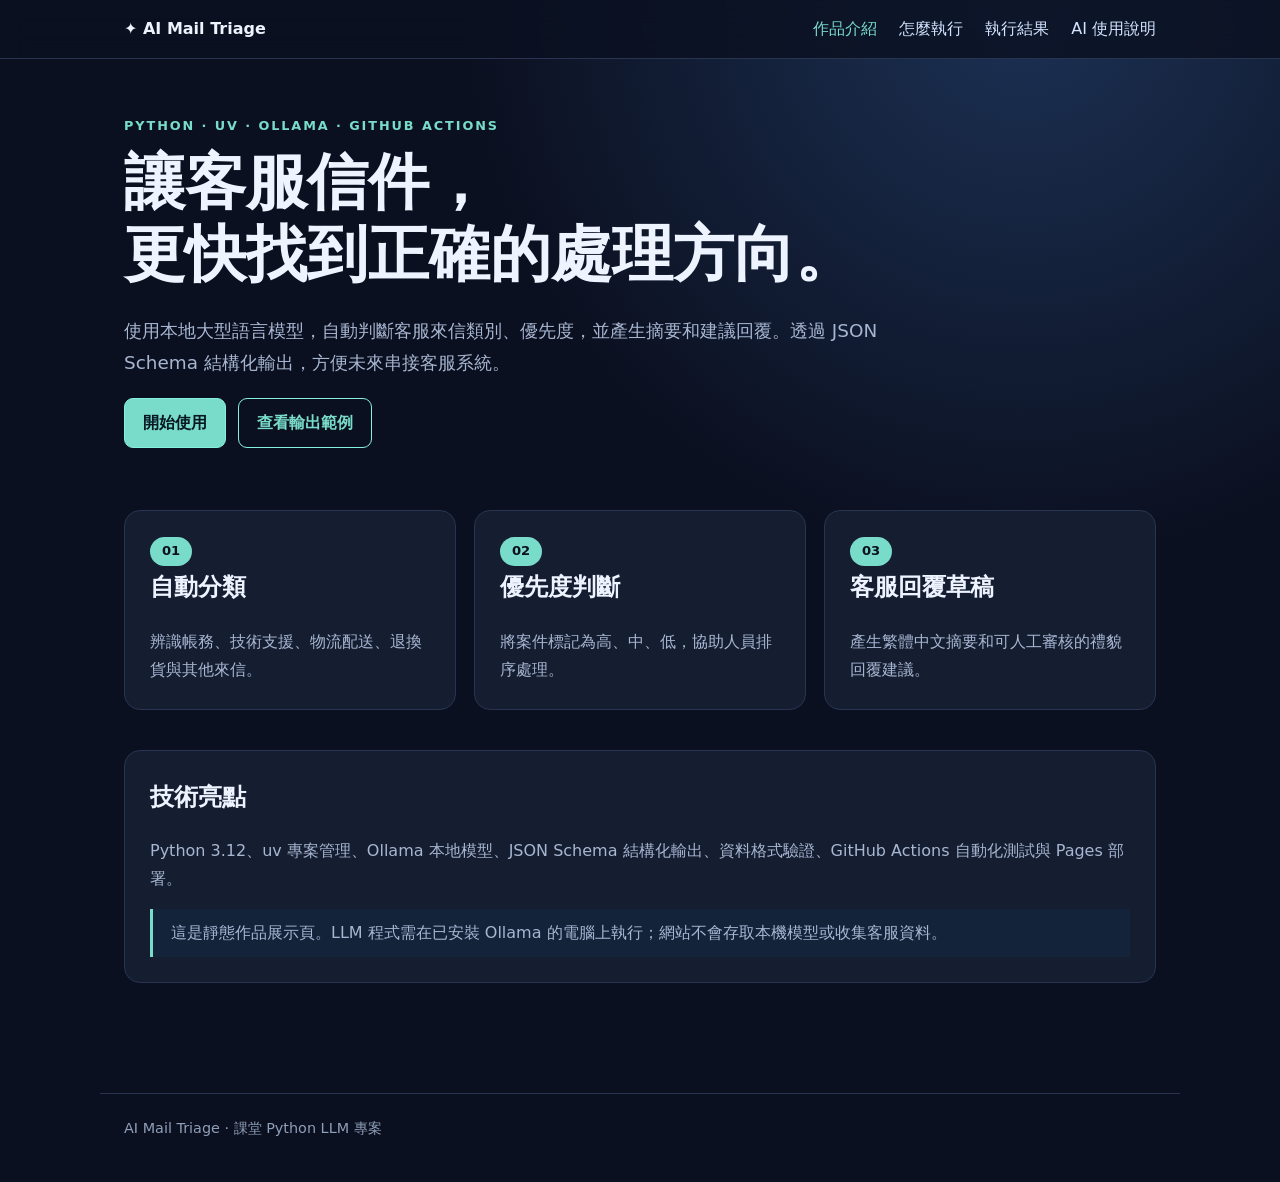
<file: docs/index.html>
<!doctype html><html lang="zh-Hant"><head><meta charset="utf-8"><meta name="viewport" content="width=device-width, initial-scale=1"><title>AI 客服信件分類器｜作品介紹</title><link rel="stylesheet" href="assets/style.css"></head><body><header><nav><strong>✦ AI Mail Triage</strong><a href="index.html" aria-current="page">作品介紹</a><a href="run.html">怎麼執行</a><a href="results.html">執行結果</a><a href="ai.html">AI 使用說明</a></nav></header><main><section class="hero"><div class="eyebrow">PYTHON · UV · OLLAMA · GITHUB ACTIONS</div><h1>讓客服信件，<br>更快找到正確的處理方向。</h1><p class="lead">使用本地大型語言模型，自動判斷客服來信類別、優先度，並產生摘要和建議回覆。透過 JSON Schema 結構化輸出，方便未來串接客服系統。</p><a class="button" href="run.html">開始使用</a><a class="button secondary" href="results.html">查看輸出範例</a></section><div class="grid"><section class="panel"><span class="tag">01</span><h2>自動分類</h2><p>辨識帳務、技術支援、物流配送、退換貨與其他來信。</p></section><section class="panel"><span class="tag">02</span><h2>優先度判斷</h2><p>將案件標記為高、中、低，協助人員排序處理。</p></section><section class="panel"><span class="tag">03</span><h2>客服回覆草稿</h2><p>產生繁體中文摘要和可人工審核的禮貌回覆建議。</p></section></div><section class="panel"><h2>技術亮點</h2><p>Python 3.12、uv 專案管理、Ollama 本地模型、JSON Schema 結構化輸出、資料格式驗證、GitHub Actions 自動化測試與 Pages 部署。</p><p class="note">這是靜態作品展示頁。LLM 程式需在已安裝 Ollama 的電腦上執行；網站不會存取本機模型或收集客服資料。</p></section></main><footer>AI Mail Triage · 課堂 Python LLM 專案</footer></body></html>
</file>
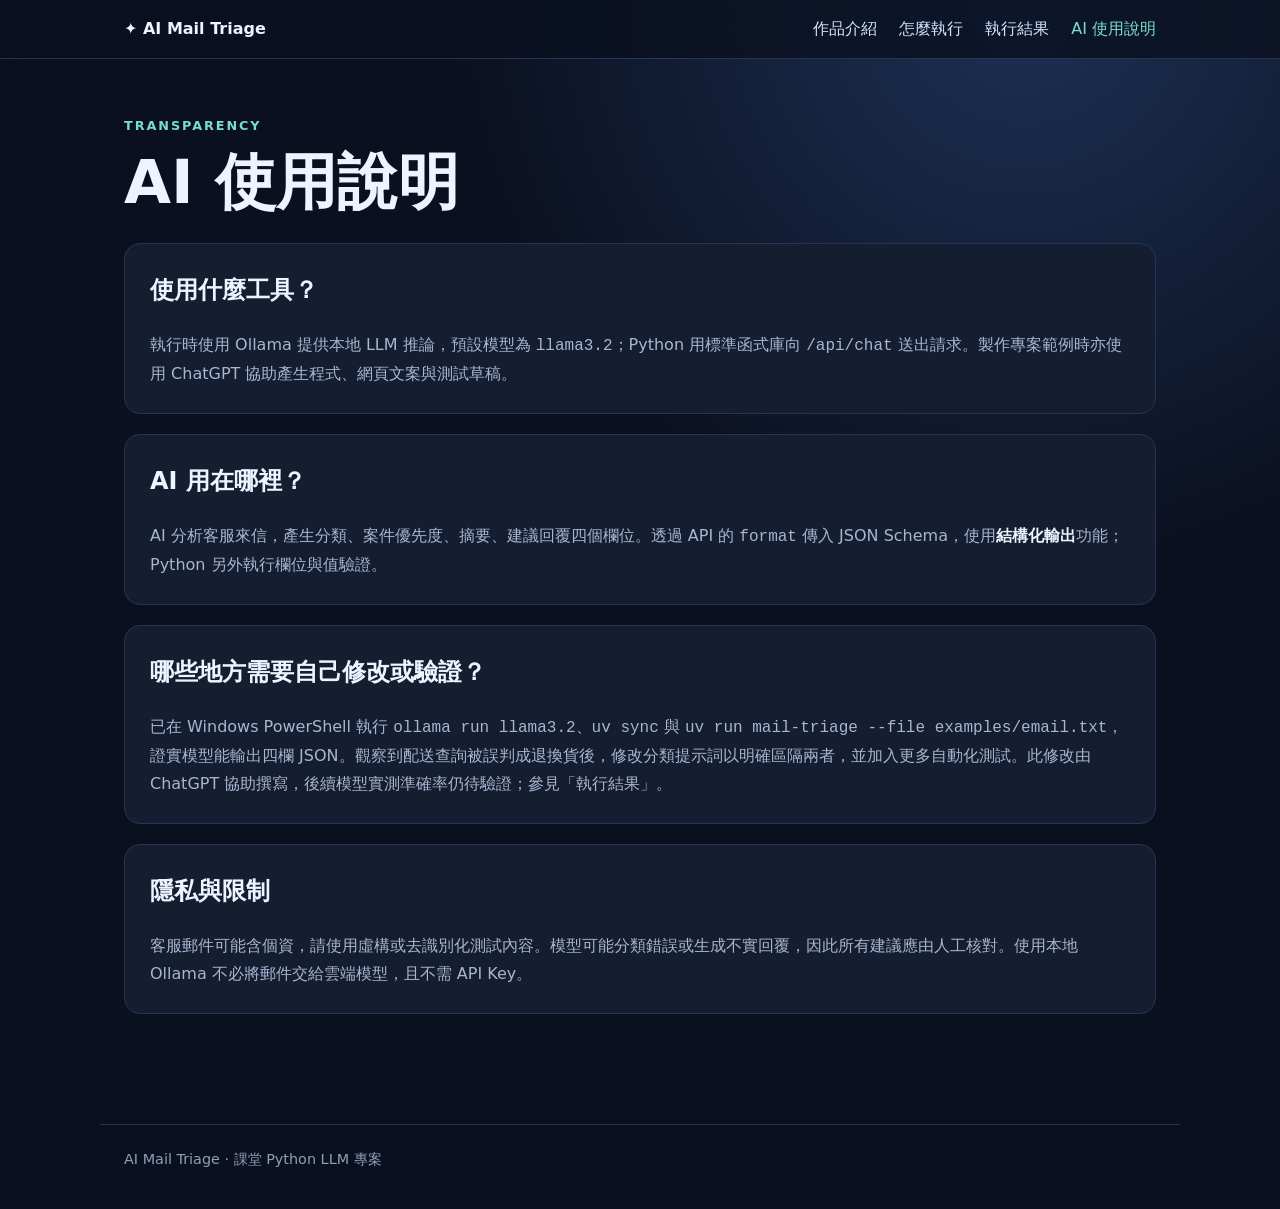
<file: docs/ai.html>
<!doctype html><html lang="zh-Hant"><head><meta charset="utf-8"><meta name="viewport" content="width=device-width, initial-scale=1"><title>AI 使用說明｜AI 客服信件分類器</title><link rel="stylesheet" href="assets/style.css"></head><body><header><nav><strong>✦ AI Mail Triage</strong><a href="index.html">作品介紹</a><a href="run.html">怎麼執行</a><a href="results.html">執行結果</a><a href="ai.html" aria-current="page">AI 使用說明</a></nav></header><main><div class="eyebrow">TRANSPARENCY</div><h1>AI 使用說明</h1><div class="panel"><h2>使用什麼工具？</h2><p>執行時使用 Ollama 提供本地 LLM 推論，預設模型為 <code>llama3.2</code>；Python 用標準函式庫向 <code>/api/chat</code> 送出請求。製作專案範例時亦使用 ChatGPT 協助產生程式、網頁文案與測試草稿。</p></div><div class="panel"><h2>AI 用在哪裡？</h2><p>AI 分析客服來信，產生分類、案件優先度、摘要、建議回覆四個欄位。透過 API 的 <code>format</code> 傳入 JSON Schema，使用<strong>結構化輸出</strong>功能；Python 另外執行欄位與值驗證。</p></div><div class="panel"><h2>哪些地方需要自己修改或驗證？</h2><p>已在 Windows PowerShell 執行 <code>ollama run llama3.2</code>、<code>uv sync</code> 與 <code>uv run mail-triage --file examples/email.txt</code>，證實模型能輸出四欄 JSON。觀察到配送查詢被誤判成退換貨後，修改分類提示詞以明確區隔兩者，並加入更多自動化測試。此修改由 ChatGPT 協助撰寫，後續模型實測準確率仍待驗證；參見「執行結果」。</p></div><div class="panel"><h2>隱私與限制</h2><p>客服郵件可能含個資，請使用虛構或去識別化測試內容。模型可能分類錯誤或生成不實回覆，因此所有建議應由人工核對。使用本地 Ollama 不必將郵件交給雲端模型，且不需 API Key。</p></div></main><footer>AI Mail Triage · 課堂 Python LLM 專案</footer></body></html>
</file>
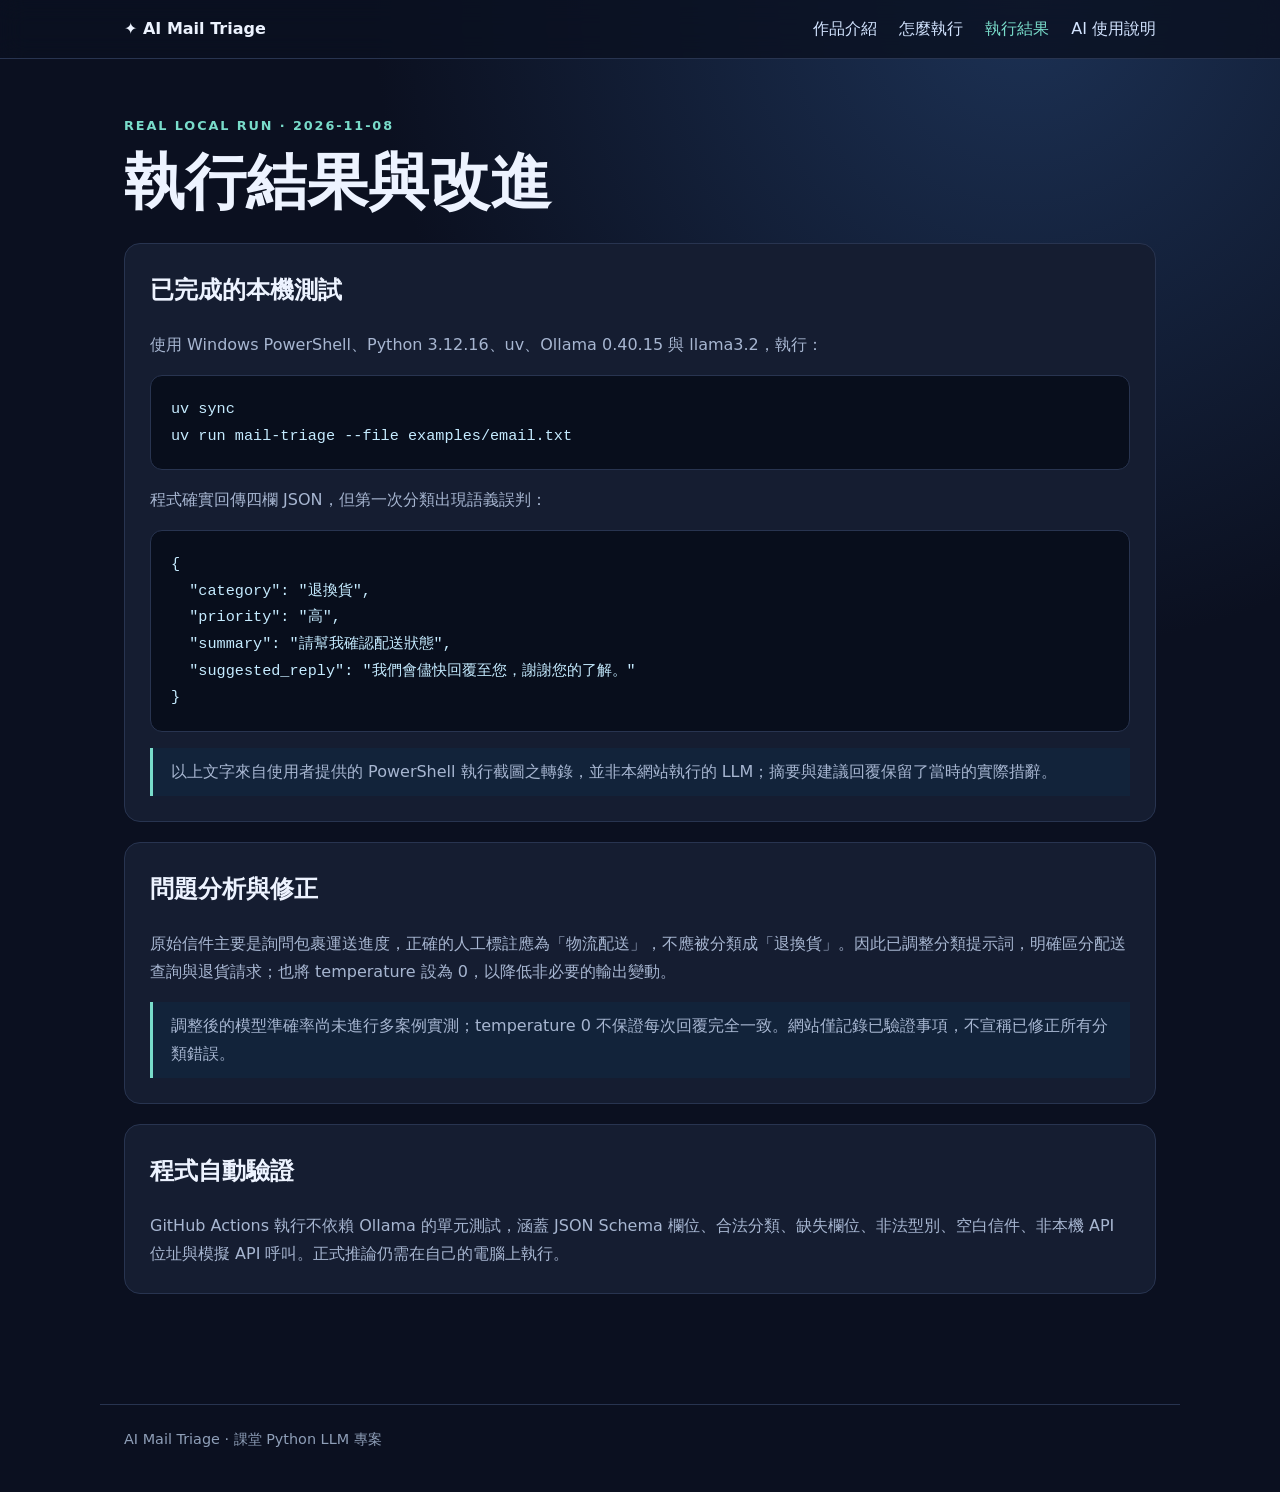
<file: docs/results.html>
<!doctype html><html lang="zh-Hant"><head><meta charset="utf-8"><meta name="viewport" content="width=device-width, initial-scale=1"><title>執行結果｜AI 客服信件分類器</title><link rel="stylesheet" href="assets/style.css"></head><body><header><nav><strong>✦ AI Mail Triage</strong><a href="index.html">作品介紹</a><a href="run.html">怎麼執行</a><a href="results.html" aria-current="page">執行結果</a><a href="ai.html">AI 使用說明</a></nav></header><main><div class="eyebrow">REAL LOCAL RUN · 2026-11-08</div><h1>執行結果與改進</h1><div class="panel"><h2>已完成的本機測試</h2><p>使用 Windows PowerShell、Python 3.12.16、uv、Ollama 0.40.15 與 llama3.2，執行：</p><pre><code>uv sync
uv run mail-triage --file examples/email.txt</code></pre><p>程式確實回傳四欄 JSON，但第一次分類出現語義誤判：</p><pre><code>{
  "category": "退換貨",
  "priority": "高",
  "summary": "請幫我確認配送狀態",
  "suggested_reply": "我們會儘快回覆至您，謝謝您的了解。"
}</code></pre><p class="note">以上文字來自使用者提供的 PowerShell 執行截圖之轉錄，並非本網站執行的 LLM；摘要與建議回覆保留了當時的實際措辭。</p></div><div class="panel"><h2>問題分析與修正</h2><p>原始信件主要是詢問包裹運送進度，正確的人工標註應為「物流配送」，不應被分類成「退換貨」。因此已調整分類提示詞，明確區分配送查詢與退貨請求；也將 temperature 設為 0，以降低非必要的輸出變動。</p><p class="note">調整後的模型準確率尚未進行多案例實測；temperature 0 不保證每次回覆完全一致。網站僅記錄已驗證事項，不宣稱已修正所有分類錯誤。</p></div><div class="panel"><h2>程式自動驗證</h2><p>GitHub Actions 執行不依賴 Ollama 的單元測試，涵蓋 JSON Schema 欄位、合法分類、缺失欄位、非法型別、空白信件、非本機 API 位址與模擬 API 呼叫。正式推論仍需在自己的電腦上執行。</p></div></main><footer>AI Mail Triage · 課堂 Python LLM 專案</footer></body></html>
</file>
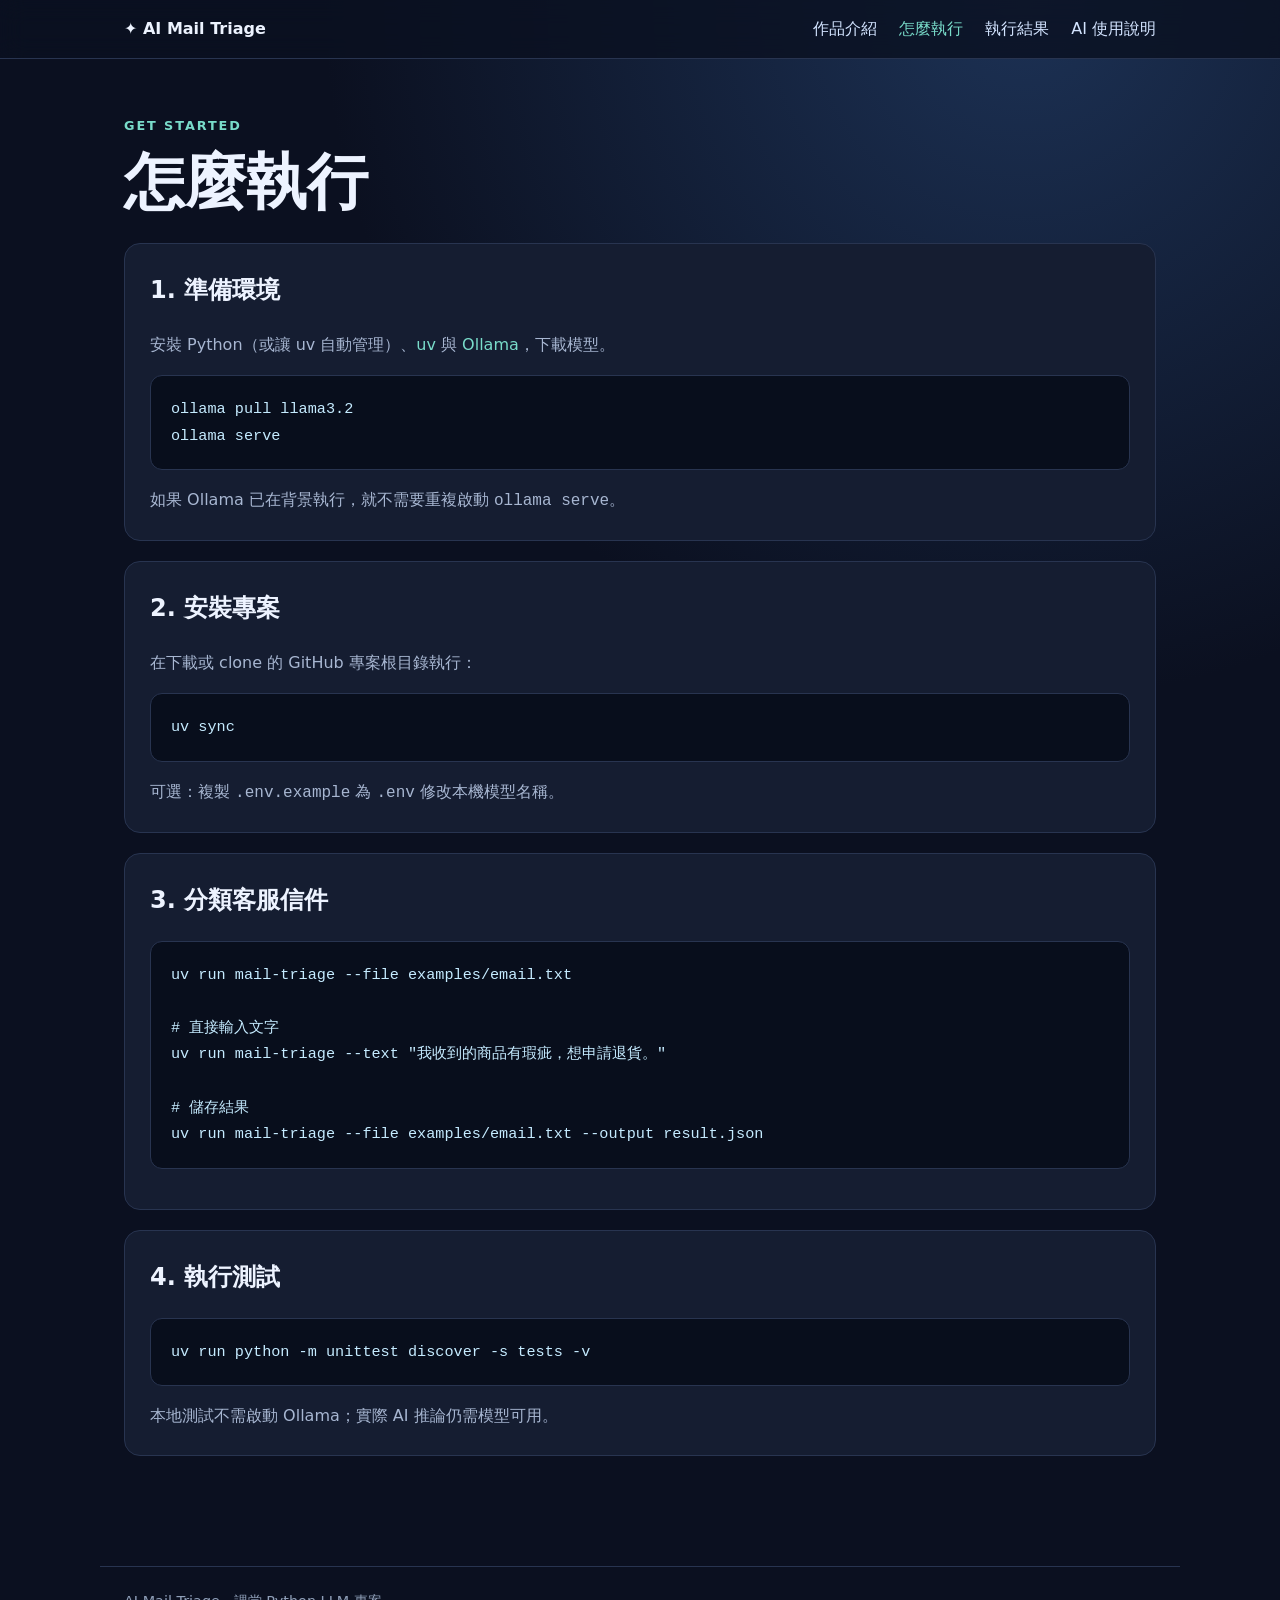
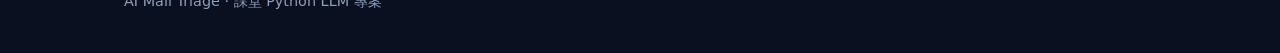
<file: docs/run.html>
<!doctype html><html lang="zh-Hant"><head><meta charset="utf-8"><meta name="viewport" content="width=device-width, initial-scale=1"><title>怎麼執行｜AI 客服信件分類器</title><link rel="stylesheet" href="assets/style.css"></head><body><header><nav><strong>✦ AI Mail Triage</strong><a href="index.html">作品介紹</a><a href="run.html" aria-current="page">怎麼執行</a><a href="results.html">執行結果</a><a href="ai.html">AI 使用說明</a></nav></header><main><div class="eyebrow">GET STARTED</div><h1>怎麼執行</h1><div class="panel"><h2>1. 準備環境</h2><p>安裝 Python（或讓 uv 自動管理）、<a href="https://docs.astral.sh/uv/">uv</a> 與 <a href="https://ollama.com/">Ollama</a>，下載模型。</p><pre><code>ollama pull llama3.2
ollama serve</code></pre><p>如果 Ollama 已在背景執行，就不需要重複啟動 <code>ollama serve</code>。</p></div><div class="panel"><h2>2. 安裝專案</h2><p>在下載或 clone 的 GitHub 專案根目錄執行：</p><pre><code>uv sync</code></pre><p>可選：複製 <code>.env.example</code> 為 <code>.env</code> 修改本機模型名稱。</p></div><div class="panel"><h2>3. 分類客服信件</h2><pre><code>uv run mail-triage --file examples/email.txt

# 直接輸入文字
uv run mail-triage --text "我收到的商品有瑕疵，想申請退貨。"

# 儲存結果
uv run mail-triage --file examples/email.txt --output result.json</code></pre></div><div class="panel"><h2>4. 執行測試</h2><pre><code>uv run python -m unittest discover -s tests -v</code></pre><p>本地測試不需啟動 Ollama；實際 AI 推論仍需模型可用。</p></div></main><footer>AI Mail Triage · 課堂 Python LLM 專案</footer></body></html>
</file>
<file: docs/assets/style.css>
:root{color-scheme:dark;--bg:#0b1020;--panel:#151d31;--border:#283450;--text:#edf3ff;--muted:#a7b6d1;--accent:#79dcca}*{box-sizing:border-box}body{margin:0;font-family:system-ui,-apple-system,"Noto Sans TC",sans-serif;background:radial-gradient(circle at 80% 0%,#1c3154,transparent 36%),var(--bg);color:var(--text);line-height:1.75}header{border-bottom:1px solid var(--border);background:#0b1020cf;position:sticky;top:0;backdrop-filter:blur(12px)}nav{max-width:1080px;margin:auto;display:flex;align-items:center;gap:22px;padding:15px 24px;flex-wrap:wrap}nav strong{margin-right:auto}a{color:var(--accent);text-decoration:none}nav a{color:#d3e4ff}nav a[aria-current]{color:var(--accent)}main{max-width:1080px;margin:auto;padding:56px 24px 90px}.eyebrow{color:var(--accent);font-weight:700;letter-spacing:.15em;font-size:.8rem}h1{font-size:clamp(2.1rem,5vw,3.8rem);line-height:1.18;margin:10px 0 24px}h2{margin-top:0;font-size:1.5rem}p{color:var(--muted)}.hero{max-width:810px;margin-bottom:42px}.lead{font-size:1.15rem}.grid{display:grid;grid-template-columns:repeat(auto-fit,minmax(240px,1fr));gap:18px}.panel{background:var(--panel);border:1px solid var(--border);border-radius:16px;padding:25px;margin:20px 0}.panel p:last-child{margin-bottom:0}.tag{display:inline-block;color:#0b1020;background:var(--accent);font-weight:700;border-radius:30px;padding:3px 12px;font-size:.82rem}.button{display:inline-block;border:1px solid #85f0df;background:#79dcca;color:#071724;padding:10px 18px;font-weight:750;border-radius:9px;margin-right:12px}.button.secondary{color:var(--accent);background:transparent}pre{background:#080e1c;border:1px solid var(--border);border-radius:12px;padding:20px;overflow-x:auto;color:#c5ebff;font-size:.95rem}code{font-family:ui-monospace,SFMono-Regular,Consolas,monospace}li{margin:9px 0;color:var(--muted)}footer{max-width:1080px;margin:auto;border-top:1px solid var(--border);padding:22px 24px 40px;color:#8f9fb8;font-size:.9rem}.note{border-left:3px solid var(--accent);padding:10px 18px;background:#12233a}strong{color:var(--text)}
</file>
